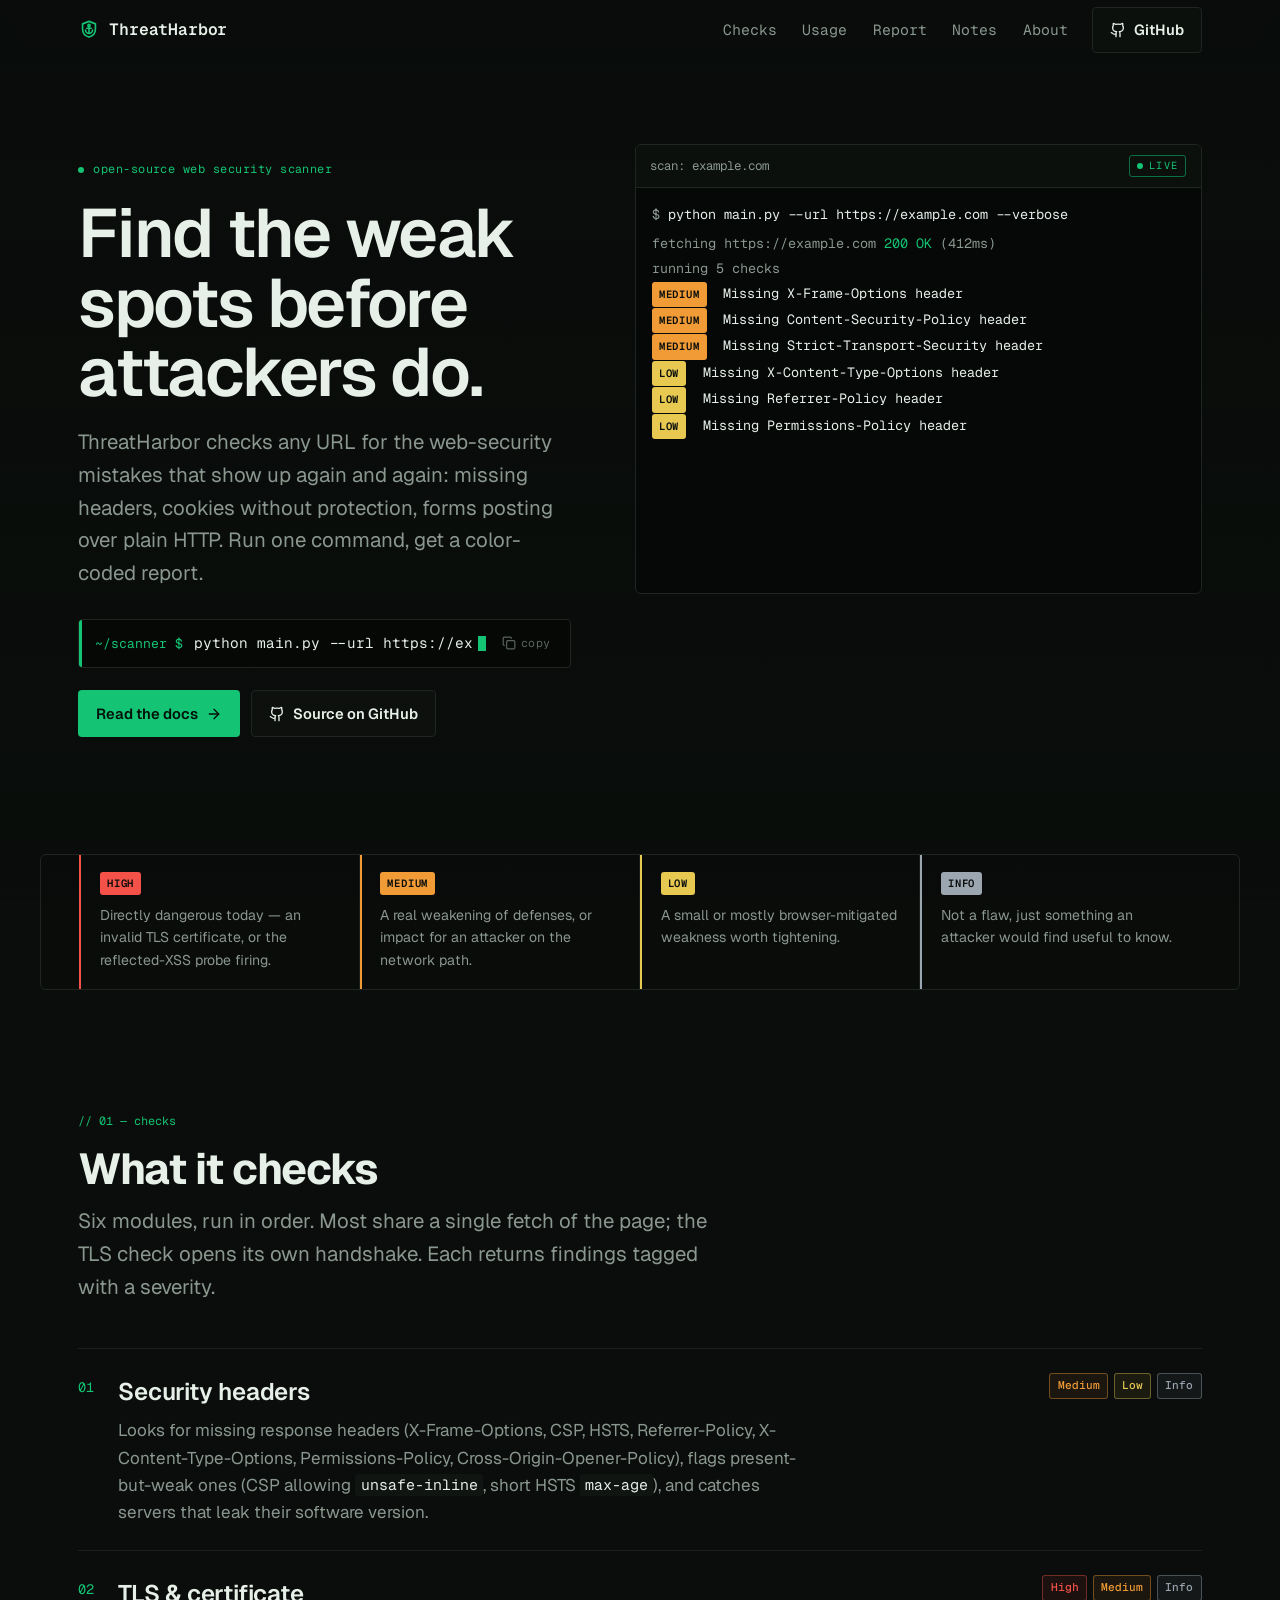
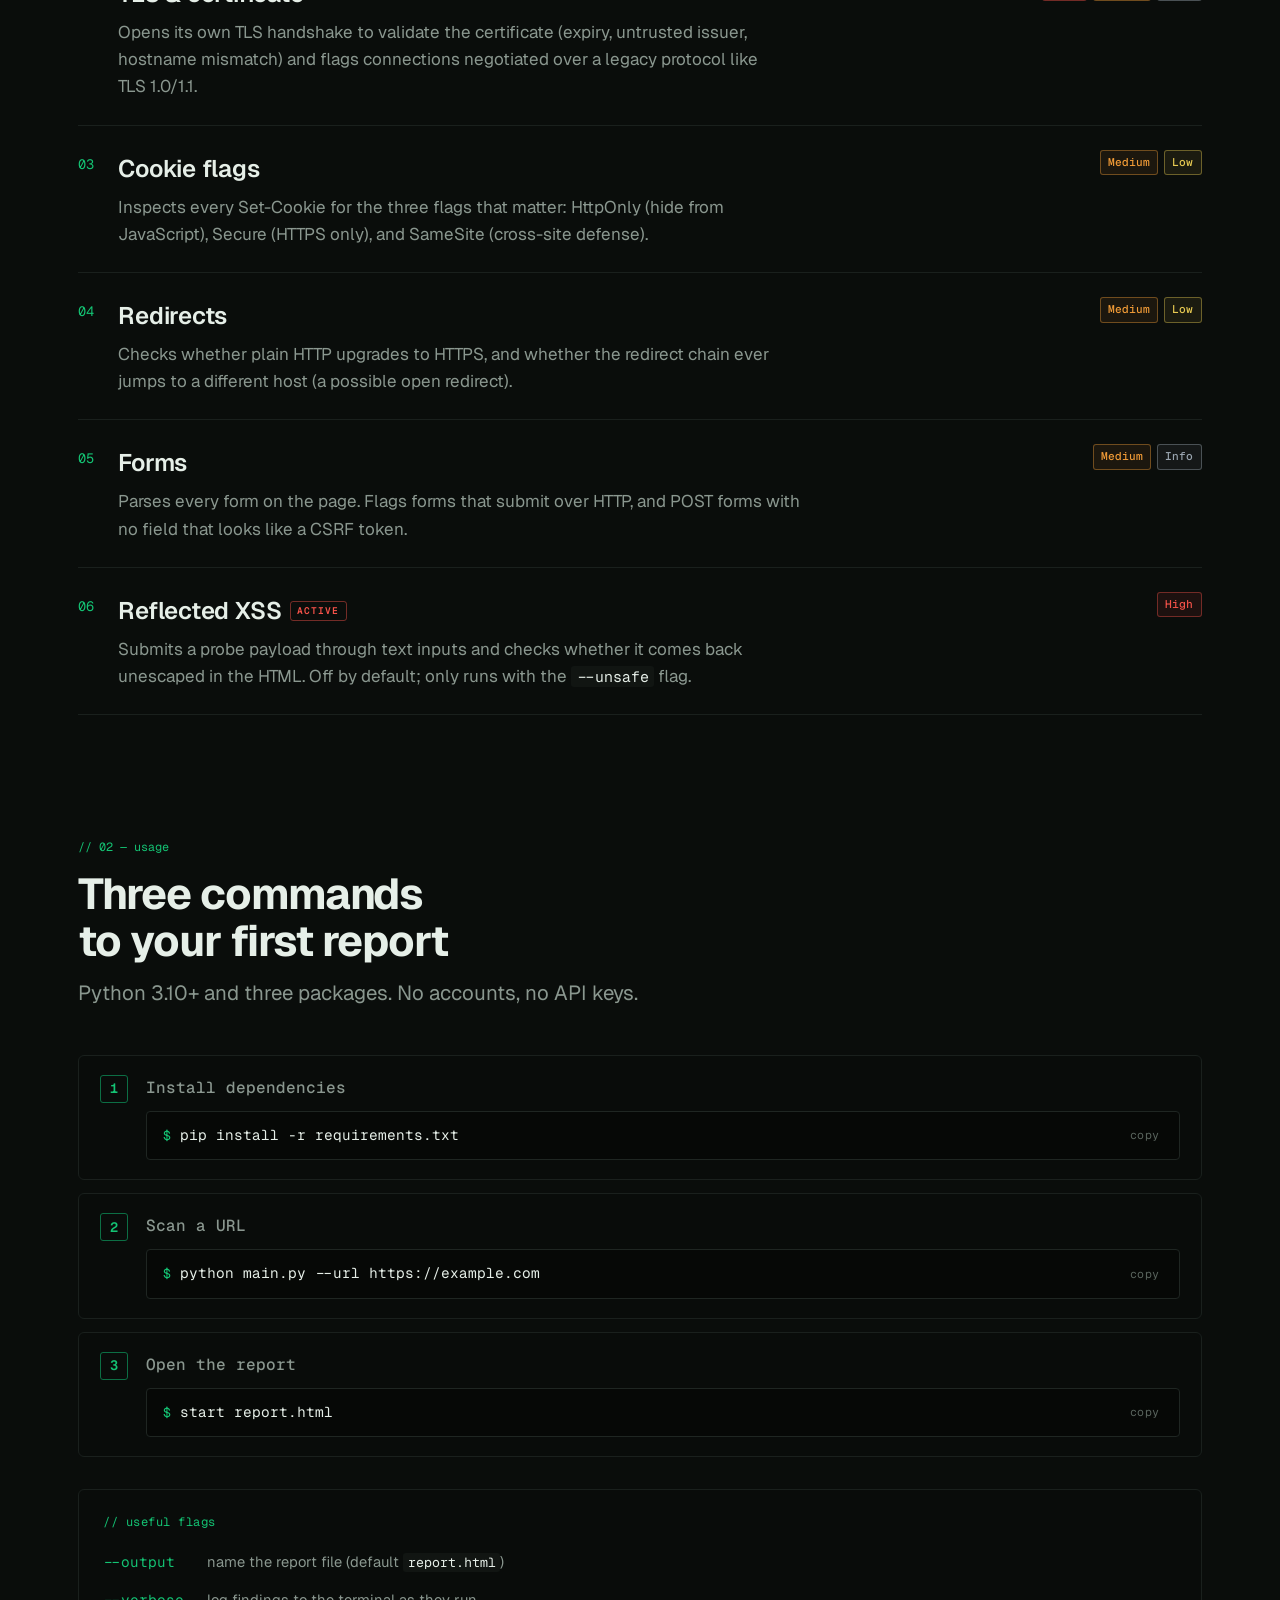
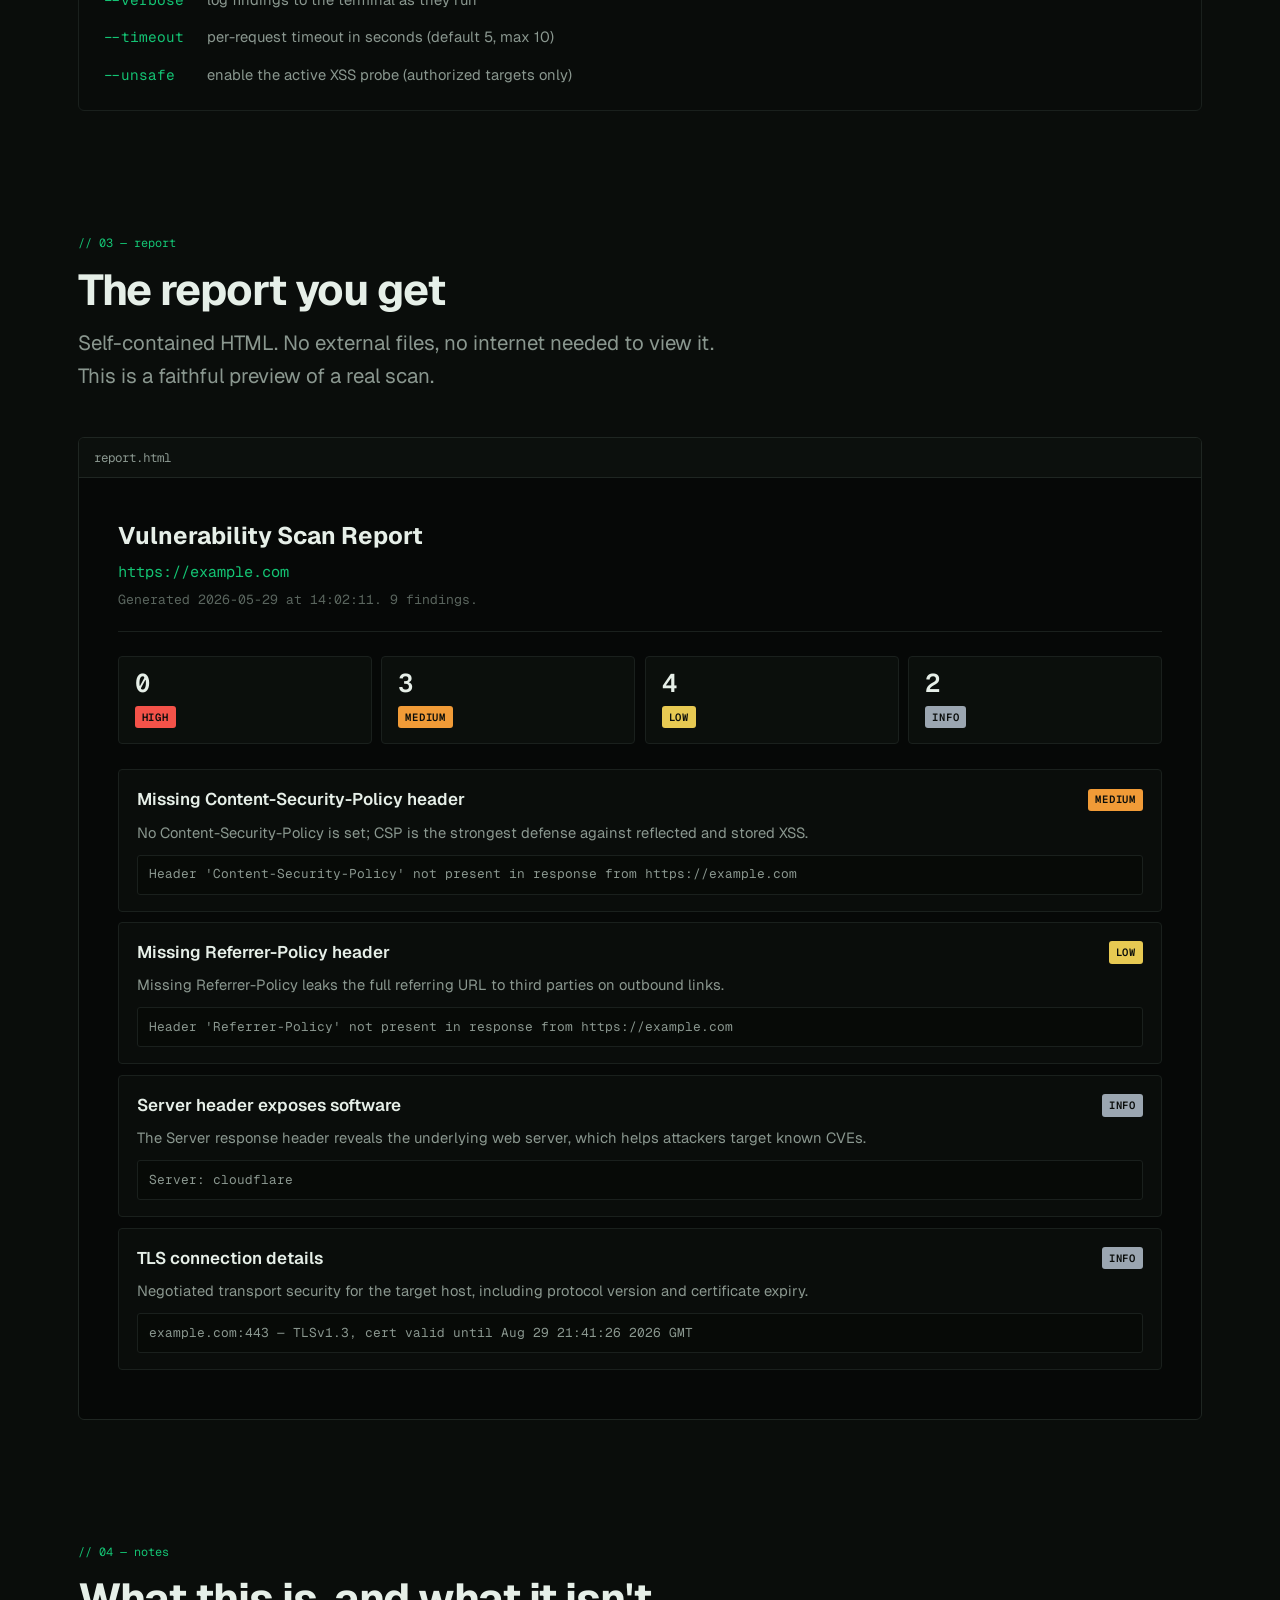
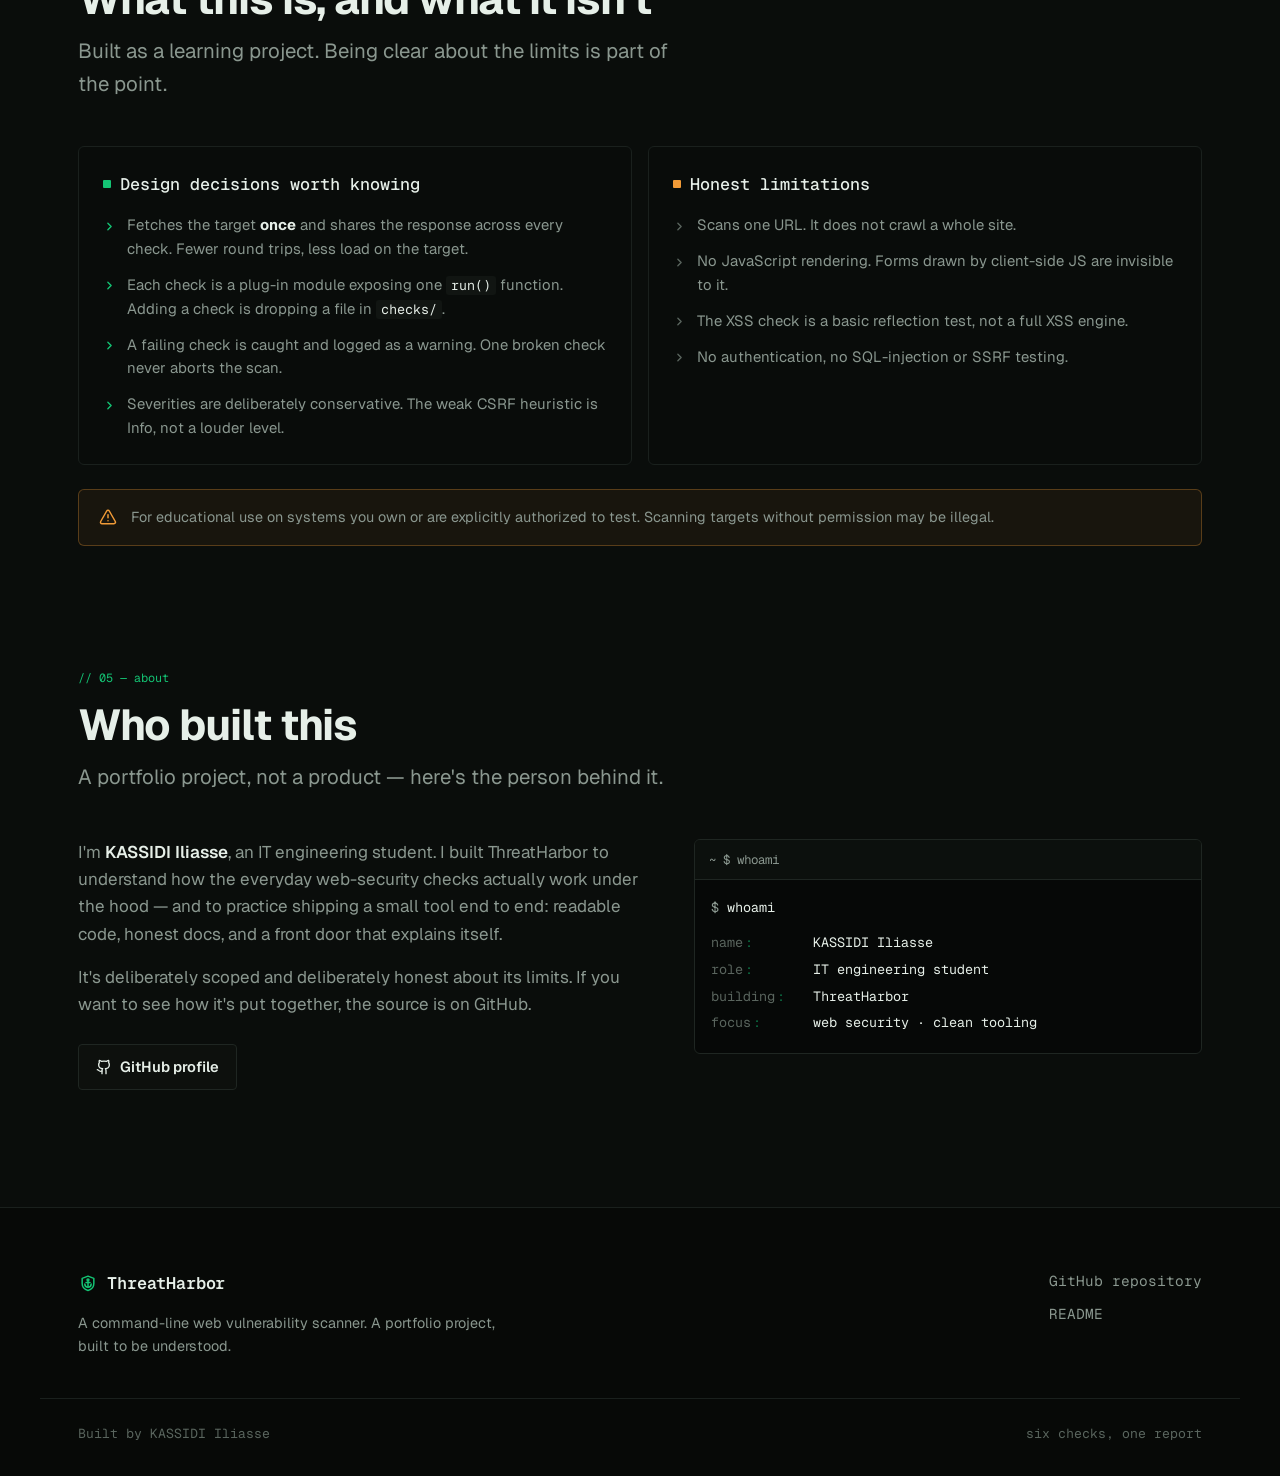
<file: website/index.html>
<!doctype html>
<html lang="en">
<head>
<meta charset="utf-8">
<meta name="viewport" content="width=device-width, initial-scale=1">
<title>ThreatHarbor, a command-line web vulnerability scanner</title>
<meta name="description" content="A command-line tool that scans any URL for common web-security mistakes (missing headers, leaky cookies, unsafe forms) and writes a color-coded HTML report.">
<meta name="color-scheme" content="dark">

<!-- Open Graph -->
<meta property="og:title" content="ThreatHarbor">
<meta property="og:description" content="Scan a URL for the web-security basics. Get a color-coded report in seconds.">
<meta property="og:type" content="website">

<link rel="icon" href="data:image/svg+xml,%3Csvg xmlns='http://www.w3.org/2000/svg' viewBox='0 0 24 24'%3E%3Crect width='24' height='24' rx='5' fill='%2303110a'/%3E%3Cg fill='none' stroke='%2314c474' stroke-width='1.7' stroke-linecap='round' stroke-linejoin='round'%3E%3Cpath d='M12 2.6 5 5.3v6c0 4.5 3 7.3 7 8.4 4-1.1 7-3.9 7-8.4v-6z'/%3E%3Ccircle cx='12' cy='7' r='1.15'/%3E%3Cpath d='M12 8.15v7.1'/%3E%3Cpath d='M9.6 10.1h4.8'/%3E%3Cpath d='M8.2 12a3.8 3.8 0 0 0 7.6 0'/%3E%3C/g%3E%3C/svg%3E">

<link rel="preconnect" href="https://fonts.googleapis.com">
<link rel="preconnect" href="https://fonts.gstatic.com" crossorigin>
<link href="https://fonts.googleapis.com/css2?family=Geist:wght@400;500;600;700&family=Geist+Mono:wght@400;500;600&display=swap" rel="stylesheet">

<link rel="stylesheet" href="styles.css">
</head>
<body>

<canvas id="matrixRain" aria-hidden="true"></canvas>

<a class="skip-link" href="#main">Skip to content</a>

<header class="nav" id="nav">
  <div class="container nav__inner">
    <a class="brand" href="#top" aria-label="ThreatHarbor home">
      <svg class="brand__mark" width="22" height="22" viewBox="0 0 24 24" fill="none" stroke="currentColor" stroke-width="1.8" stroke-linecap="round" stroke-linejoin="round" aria-hidden="true">
        <path d="M12 2.6 5 5.3v6c0 4.5 3 7.3 7 8.4 4-1.1 7-3.9 7-8.4v-6z"/>
        <circle cx="12" cy="7" r="1.15"/>
        <path d="M12 8.15v7.1"/>
        <path d="M9.6 10.1h4.8"/>
        <path d="M8.2 12a3.8 3.8 0 0 0 7.6 0"/>
      </svg>
      <span class="brand__name">ThreatHarbor</span>
    </a>

    <nav class="nav__links" aria-label="Primary">
      <a href="#checks">Checks</a>
      <a href="#usage">Usage</a>
      <a href="#report">Report</a>
      <a href="#notes">Notes</a>
      <a href="#about">About</a>
    </nav>

    <a class="btn btn--ghost nav__cta" href="https://github.com/Kassidi-Iliasse/threatharbor" target="_blank" rel="noopener">
      <svg width="16" height="16" viewBox="0 0 24 24" fill="none" stroke="currentColor" stroke-width="2" stroke-linecap="round" stroke-linejoin="round" aria-hidden="true"><path d="M15 22v-4a4.8 4.8 0 0 0-1-3.5c3 0 6-2 6-5.5.08-1.25-.27-2.48-1-3.5.28-1.15.28-2.35 0-3.5 0 0-1 0-3 1.5-2.64-.5-5.36-.5-8 0C6 2 5 2 5 2c-.3 1.15-.3 2.35 0 3.5A5.403 5.403 0 0 0 4 9c0 3.5 3 5.5 6 5.5-.39.49-.68 1.05-.85 1.65-.17.6-.22 1.23-.15 1.85v4"/><path d="M9 18c-4.51 2-5-2-7-2"/></svg>
      GitHub
    </a>

    <button class="nav__menu-btn" id="menuBtn" aria-label="Toggle menu" aria-expanded="false" aria-controls="mobileNav">
      <span></span><span></span><span></span>
    </button>
  </div>
  <nav class="nav__mobile" id="mobileNav" aria-label="Mobile">
    <a href="#checks">Checks</a>
    <a href="#usage">Usage</a>
    <a href="#report">Report</a>
    <a href="#notes">Notes</a>
    <a href="#about">About</a>
    <a class="nav__mobile-ext" href="https://github.com/Kassidi-Iliasse/threatharbor" target="_blank" rel="noopener">GitHub
      <svg width="14" height="14" viewBox="0 0 24 24" fill="none" stroke="currentColor" stroke-width="2" stroke-linecap="round" stroke-linejoin="round" aria-hidden="true"><path d="M7 7h10v10"/><path d="M7 17 17 7"/></svg>
    </a>
  </nav>
</header>

<main id="main">
  <span id="top"></span>

  <!-- HERO -->
  <section class="hero container">
    <div class="hero__copy">
      <p class="eyebrow">open-source web security scanner</p>
      <h1>Find the weak spots before attackers do.</h1>
      <p class="lede">
        ThreatHarbor checks any URL for the web-security mistakes that show up
        again and again: missing headers, cookies without protection, forms
        posting over plain HTTP. Run one command, get a color-coded report.
      </p>

      <div class="cmd" data-copy="python main.py --url https://example.com">
        <span class="cmd__rail" aria-hidden="true"></span>
        <span class="cmd__prompt">~/scanner $</span>
        <code class="cmd__text">python main.py --url https://example.com</code>
        <span class="cmd__caret" aria-hidden="true"></span>
        <button class="cmd__copy" aria-label="Copy command" title="Copy command">
          <svg width="14" height="14" viewBox="0 0 24 24" fill="none" stroke="currentColor" stroke-width="2" stroke-linecap="round" stroke-linejoin="round" aria-hidden="true"><rect width="14" height="14" x="8" y="8" rx="2" ry="2"/><path d="M4 16c-1.1 0-2-.9-2-2V4c0-1.1.9-2 2-2h10c1.1 0 2 .9 2 2"/></svg>
          <span class="cmd__copy-label">copy</span>
        </button>
      </div>

      <div class="hero__actions">
        <a class="btn btn--accent" href="#usage">Read the docs
          <svg width="16" height="16" viewBox="0 0 24 24" fill="none" stroke="currentColor" stroke-width="2" stroke-linecap="round" stroke-linejoin="round" aria-hidden="true"><path d="M5 12h14"/><path d="m12 5 7 7-7 7"/></svg>
        </a>
        <a class="btn btn--ghost" href="https://github.com/Kassidi-Iliasse/threatharbor" target="_blank" rel="noopener">
          <svg width="16" height="16" viewBox="0 0 24 24" fill="none" stroke="currentColor" stroke-width="2" stroke-linecap="round" stroke-linejoin="round" aria-hidden="true"><path d="M15 22v-4a4.8 4.8 0 0 0-1-3.5c3 0 6-2 6-5.5.08-1.25-.27-2.48-1-3.5.28-1.15.28-2.35 0-3.5 0 0-1 0-3 1.5-2.64-.5-5.36-.5-8 0C6 2 5 2 5 2c-.3 1.15-.3 2.35 0 3.5A5.403 5.403 0 0 0 4 9c0 3.5 3 5.5 6 5.5-.39.49-.68 1.05-.85 1.65-.17.6-.22 1.23-.15 1.85v4"/><path d="M9 18c-4.51 2-5-2-7-2"/></svg>
          Source on GitHub
        </a>
      </div>
    </div>

    <!-- Live scan console -->
    <div class="console" id="console" aria-label="Example scan output" role="img">
      <div class="console__bar">
        <span class="console__path">scan: example.com</span>
        <span class="console__status">live</span>
      </div>
      <div class="console__body" id="consoleBody">
        <div class="line line--cmd"><span class="muted">$</span> python main.py --url https://example.com --verbose</div>
        <div class="line line--sys">fetching https://example.com <span class="ok">200 OK</span> (412ms)</div>
        <div class="line line--sys">running 5 checks</div>
        <div class="line line--find" data-sev="medium"><span class="sev sev--medium">MEDIUM</span> Missing X-Frame-Options header</div>
        <div class="line line--find" data-sev="medium"><span class="sev sev--medium">MEDIUM</span> Missing Content-Security-Policy header</div>
        <div class="line line--find" data-sev="medium"><span class="sev sev--medium">MEDIUM</span> Missing Strict-Transport-Security header</div>
        <div class="line line--find" data-sev="low"><span class="sev sev--low">LOW</span> Missing X-Content-Type-Options header</div>
        <div class="line line--find" data-sev="low"><span class="sev sev--low">LOW</span> Missing Referrer-Policy header</div>
        <div class="line line--find" data-sev="low"><span class="sev sev--low">LOW</span> Missing Permissions-Policy header</div>
        <div class="line line--find" data-sev="low"><span class="sev sev--low">LOW</span> Missing Cross-Origin-Opener-Policy header</div>
        <div class="line line--find" data-sev="info"><span class="sev sev--info">INFO</span> Server header exposes software: cloudflare</div>
        <div class="line line--find" data-sev="info"><span class="sev sev--info">INFO</span> TLS connection: TLSv1.3, cert valid to 2026-08-29</div>
        <div class="line line--done"><span class="ok">scan complete.</span> High 0, Medium 3, Low 4, Info 2.</div>
        <div class="line line--sys">report.html written.</div>
      </div>
    </div>
  </section>

  <!-- SEVERITY LEGEND -->
  <section class="legend container" aria-label="Severity levels">
    <div class="legend__item" style="--c:var(--high)">
      <span class="sev sev--high">HIGH</span>
      <p>Directly dangerous today — an invalid TLS certificate, or the reflected-XSS probe firing.</p>
    </div>
    <div class="legend__item" style="--c:var(--medium)">
      <span class="sev sev--medium">MEDIUM</span>
      <p>A real weakening of defenses, or impact for an attacker on the network path.</p>
    </div>
    <div class="legend__item" style="--c:var(--low)">
      <span class="sev sev--low">LOW</span>
      <p>A small or mostly browser-mitigated weakness worth tightening.</p>
    </div>
    <div class="legend__item" style="--c:var(--info)">
      <span class="sev sev--info">INFO</span>
      <p>Not a flaw, just something an attacker would find useful to know.</p>
    </div>
  </section>

  <!-- CHECKS -->
  <section class="section container" id="checks">
    <div class="section__head">
      <span class="section__eyebrow">// 01 &mdash; checks</span>
      <h2>What it checks</h2>
      <p class="section__sub">Six modules, run in order. Most share a single fetch of the page; the TLS check opens its own handshake. Each returns findings tagged with a severity.</p>
    </div>

    <ol class="checks">
      <li class="check">
        <span class="check__idx">01</span>
        <div class="check__main">
          <h3>Security headers</h3>
          <p>Looks for missing response headers (X-Frame-Options, CSP, HSTS, Referrer-Policy, X-Content-Type-Options, Permissions-Policy, Cross-Origin-Opener-Policy), flags present-but-weak ones (CSP allowing <code>unsafe-inline</code>, short HSTS <code>max-age</code>), and catches servers that leak their software version.</p>
        </div>
        <div class="check__sevs"><span class="chip chip--medium">Medium</span><span class="chip chip--low">Low</span><span class="chip chip--info">Info</span></div>
      </li>
      <li class="check">
        <span class="check__idx">02</span>
        <div class="check__main">
          <h3>TLS &amp; certificate</h3>
          <p>Opens its own TLS handshake to validate the certificate (expiry, untrusted issuer, hostname mismatch) and flags connections negotiated over a legacy protocol like TLS 1.0/1.1.</p>
        </div>
        <div class="check__sevs"><span class="chip chip--high">High</span><span class="chip chip--medium">Medium</span><span class="chip chip--info">Info</span></div>
      </li>
      <li class="check">
        <span class="check__idx">03</span>
        <div class="check__main">
          <h3>Cookie flags</h3>
          <p>Inspects every Set-Cookie for the three flags that matter: HttpOnly (hide from JavaScript), Secure (HTTPS only), and SameSite (cross-site defense).</p>
        </div>
        <div class="check__sevs"><span class="chip chip--medium">Medium</span><span class="chip chip--low">Low</span></div>
      </li>
      <li class="check">
        <span class="check__idx">04</span>
        <div class="check__main">
          <h3>Redirects</h3>
          <p>Checks whether plain HTTP upgrades to HTTPS, and whether the redirect chain ever jumps to a different host (a possible open redirect).</p>
        </div>
        <div class="check__sevs"><span class="chip chip--medium">Medium</span><span class="chip chip--low">Low</span></div>
      </li>
      <li class="check">
        <span class="check__idx">05</span>
        <div class="check__main">
          <h3>Forms</h3>
          <p>Parses every form on the page. Flags forms that submit over HTTP, and POST forms with no field that looks like a CSRF token.</p>
        </div>
        <div class="check__sevs"><span class="chip chip--medium">Medium</span><span class="chip chip--info">Info</span></div>
      </li>
      <li class="check">
        <span class="check__idx">06</span>
        <div class="check__main">
          <h3>Reflected XSS <span class="check__tag">active</span></h3>
          <p>Submits a probe payload through text inputs and checks whether it comes back unescaped in the HTML. Off by default; only runs with the <code>--unsafe</code> flag.</p>
        </div>
        <div class="check__sevs"><span class="chip chip--high">High</span></div>
      </li>
    </ol>
  </section>

  <!-- USAGE -->
  <section class="section container" id="usage">
    <div class="section__head">
      <span class="section__eyebrow">// 02 &mdash; usage</span>
      <h2>Three commands to your first report</h2>
      <p class="section__sub">Python 3.10+ and three packages. No accounts, no API keys.</p>
    </div>

    <div class="steps">
      <div class="step">
        <span class="step__n">1</span>
        <div class="step__body">
          <h3>Install dependencies</h3>
          <div class="cmd cmd--block" data-copy="pip install -r requirements.txt">
            <code class="cmd__text"><span class="cmd__prompt">$</span> pip install -r requirements.txt</code>
            <button class="cmd__copy" aria-label="Copy command"><span class="cmd__copy-label">Copy</span></button>
          </div>
        </div>
      </div>
      <div class="step">
        <span class="step__n">2</span>
        <div class="step__body">
          <h3>Scan a URL</h3>
          <div class="cmd cmd--block" data-copy="python main.py --url https://example.com">
            <code class="cmd__text"><span class="cmd__prompt">$</span> python main.py --url https://example.com</code>
            <button class="cmd__copy" aria-label="Copy command"><span class="cmd__copy-label">Copy</span></button>
          </div>
        </div>
      </div>
      <div class="step">
        <span class="step__n">3</span>
        <div class="step__body">
          <h3>Open the report</h3>
          <div class="cmd cmd--block" data-copy="start report.html">
            <code class="cmd__text"><span class="cmd__prompt">$</span> start report.html</code>
            <button class="cmd__copy" aria-label="Copy command"><span class="cmd__copy-label">Copy</span></button>
          </div>
        </div>
      </div>
    </div>

    <div class="flags">
      <p class="flags__title">Useful flags</p>
      <dl>
        <dt><code>--output</code></dt><dd>name the report file (default <code>report.html</code>)</dd>
        <dt><code>--verbose</code></dt><dd>log findings to the terminal as they run</dd>
        <dt><code>--timeout</code></dt><dd>per-request timeout in seconds (default 5, max 10)</dd>
        <dt><code>--unsafe</code></dt><dd>enable the active XSS probe (authorized targets only)</dd>
      </dl>
    </div>
  </section>

  <!-- REPORT PREVIEW -->
  <section class="section container" id="report">
    <div class="section__head">
      <span class="section__eyebrow">// 03 &mdash; report</span>
      <h2>The report you get</h2>
      <p class="section__sub">Self-contained HTML. No external files, no internet needed to view it. This is a faithful preview of a real scan.</p>
    </div>

    <div class="report">
      <div class="report__bar">
        <span class="console__path">report.html</span>
      </div>
      <div class="report__page">
        <div class="report__header">
          <h3>Vulnerability Scan Report</h3>
          <p class="report__target">https://example.com</p>
          <p class="report__meta">Generated 2026-05-29 at 14:02:11. 9 findings.</p>
        </div>
        <div class="report__summary">
          <div class="rcell"><span class="rcell__n">0</span><span class="sev sev--high">HIGH</span></div>
          <div class="rcell"><span class="rcell__n">3</span><span class="sev sev--medium">MEDIUM</span></div>
          <div class="rcell"><span class="rcell__n">4</span><span class="sev sev--low">LOW</span></div>
          <div class="rcell"><span class="rcell__n">2</span><span class="sev sev--info">INFO</span></div>
        </div>
        <div class="report__finding" data-sev="medium">
          <div class="report__finding-head"><span class="report__finding-title">Missing Content-Security-Policy header</span><span class="sev sev--medium">MEDIUM</span></div>
          <p>No Content-Security-Policy is set; CSP is the strongest defense against reflected and stored XSS.</p>
          <code class="report__ev">Header 'Content-Security-Policy' not present in response from https://example.com</code>
        </div>
        <div class="report__finding" data-sev="low">
          <div class="report__finding-head"><span class="report__finding-title">Missing Referrer-Policy header</span><span class="sev sev--low">LOW</span></div>
          <p>Missing Referrer-Policy leaks the full referring URL to third parties on outbound links.</p>
          <code class="report__ev">Header 'Referrer-Policy' not present in response from https://example.com</code>
        </div>
        <div class="report__finding" data-sev="info">
          <div class="report__finding-head"><span class="report__finding-title">Server header exposes software</span><span class="sev sev--info">INFO</span></div>
          <p>The Server response header reveals the underlying web server, which helps attackers target known CVEs.</p>
          <code class="report__ev">Server: cloudflare</code>
        </div>
        <div class="report__finding" data-sev="info">
          <div class="report__finding-head"><span class="report__finding-title">TLS connection details</span><span class="sev sev--info">INFO</span></div>
          <p>Negotiated transport security for the target host, including protocol version and certificate expiry.</p>
          <code class="report__ev">example.com:443 — TLSv1.3, cert valid until Aug 29 21:41:26 2026 GMT</code>
        </div>
      </div>
    </div>
  </section>

  <!-- NOTES / HONESTY -->
  <section class="section container" id="notes">
    <div class="section__head">
      <span class="section__eyebrow">// 04 &mdash; notes</span>
      <h2>What this is, and what it isn't</h2>
      <p class="section__sub">Built as a learning project. Being clear about the limits is part of the point.</p>
    </div>

    <div class="notes">
      <div class="note note--good">
        <h3>Design decisions worth knowing</h3>
        <ul>
          <li>Fetches the target <strong>once</strong> and shares the response across every check. Fewer round trips, less load on the target.</li>
          <li>Each check is a plug-in module exposing one <code>run()</code> function. Adding a check is dropping a file in <code>checks/</code>.</li>
          <li>A failing check is caught and logged as a warning. One broken check never aborts the scan.</li>
          <li>Severities are deliberately conservative. The weak CSRF heuristic is Info, not a louder level.</li>
        </ul>
      </div>
      <div class="note note--limit">
        <h3>Honest limitations</h3>
        <ul>
          <li>Scans one URL. It does not crawl a whole site.</li>
          <li>No JavaScript rendering. Forms drawn by client-side JS are invisible to it.</li>
          <li>The XSS check is a basic reflection test, not a full XSS engine.</li>
          <li>No authentication, no SQL-injection or SSRF testing.</li>
        </ul>
      </div>
    </div>

    <div class="disclaimer">
      <svg width="18" height="18" viewBox="0 0 24 24" fill="none" stroke="currentColor" stroke-width="2" stroke-linecap="round" stroke-linejoin="round" aria-hidden="true"><path d="m21.73 18-8-14a2 2 0 0 0-3.48 0l-8 14A2 2 0 0 0 4 21h16a2 2 0 0 0 1.73-3"/><path d="M12 9v4"/><path d="M12 17h.01"/></svg>
      <p>For educational use on systems you own or are explicitly authorized to test. Scanning targets without permission may be illegal.</p>
    </div>
  </section>

  <!-- ABOUT -->
  <section class="section container" id="about">
    <div class="section__head">
      <span class="section__eyebrow">// 05 &mdash; about</span>
      <h2>Who built this</h2>
      <p class="section__sub">A portfolio project, not a product &mdash; here's the person behind it.</p>
    </div>

    <div class="about">
      <div class="about__copy">
        <p>
          I'm <strong>KASSIDI Iliasse</strong>, an IT engineering student. I built
          ThreatHarbor to understand how the everyday web-security checks actually
          work under the hood &mdash; and to practice shipping a small tool end to
          end: readable code, honest docs, and a front door that explains itself.
        </p>
        <p>
          It's deliberately scoped and deliberately honest about its limits. If
          you want to see how it's put together, the source is on GitHub.
        </p>
        <div class="about__actions">
          <a class="btn btn--ghost" href="https://github.com/Kassidi-Iliasse" target="_blank" rel="noopener">
            <svg width="16" height="16" viewBox="0 0 24 24" fill="none" stroke="currentColor" stroke-width="2" stroke-linecap="round" stroke-linejoin="round" aria-hidden="true"><path d="M15 22v-4a4.8 4.8 0 0 0-1-3.5c3 0 6-2 6-5.5.08-1.25-.27-2.48-1-3.5.28-1.15.28-2.35 0-3.5 0 0-1 0-3 1.5-2.64-.5-5.36-.5-8 0C6 2 5 2 5 2c-.3 1.15-.3 2.35 0 3.5A5.403 5.403 0 0 0 4 9c0 3.5 3 5.5 6 5.5-.39.49-.68 1.05-.85 1.65-.17.6-.22 1.23-.15 1.85v4"/><path d="M9 18c-4.51 2-5-2-7-2"/></svg>
            GitHub profile
          </a>
        </div>
      </div>

      <div class="console whoami" role="img" aria-label="whoami output">
        <div class="console__bar">
          <span class="console__path">~ $ whoami</span>
        </div>
        <div class="console__body whoami__body">
          <div class="line line--cmd"><span class="muted">$</span> whoami</div>
          <div class="whoami__row"><span class="whoami__k">name</span><span class="whoami__v ok">KASSIDI Iliasse</span></div>
          <div class="whoami__row"><span class="whoami__k">role</span><span class="whoami__v">IT engineering student</span></div>
          <div class="whoami__row"><span class="whoami__k">building</span><span class="whoami__v">ThreatHarbor</span></div>
          <div class="whoami__row"><span class="whoami__k">focus</span><span class="whoami__v">web security &middot; clean tooling</span></div>
        </div>
      </div>
    </div>
  </section>
</main>

<footer class="footer">
  <div class="container footer__inner">
    <div class="footer__brand">
      <a class="brand" href="#top" aria-label="ThreatHarbor home">
        <svg class="brand__mark" width="20" height="20" viewBox="0 0 24 24" fill="none" stroke="currentColor" stroke-width="1.8" stroke-linecap="round" stroke-linejoin="round" aria-hidden="true">
          <path d="M12 2.6 5 5.3v6c0 4.5 3 7.3 7 8.4 4-1.1 7-3.9 7-8.4v-6z"/>
          <circle cx="12" cy="7" r="1.15"/>
          <path d="M12 8.15v7.1"/>
          <path d="M9.6 10.1h4.8"/>
          <path d="M8.2 12a3.8 3.8 0 0 0 7.6 0"/>
        </svg>
        <span class="brand__name">ThreatHarbor</span>
      </a>
      <p>A command-line web vulnerability scanner. A portfolio project, built to be understood.</p>
    </div>
    <nav class="footer__links" aria-label="Footer">
      <a href="https://github.com/Kassidi-Iliasse/threatharbor" target="_blank" rel="noopener">GitHub repository</a>
      <a href="https://github.com/Kassidi-Iliasse/threatharbor/blob/main/README.md" target="_blank" rel="noopener">README</a>
    </nav>
  </div>
  <div class="container footer__base">
    <span>Built by KASSIDI Iliasse</span>
    <span class="mono">six checks, one report</span>
  </div>
</footer>

<script src="app.js" defer></script>
</body>
</html>
</file>
<file: website/styles.css>
/* =========================================================================
   ThreatHarbor — terminal/console aesthetic
   No atmospheric gradients, no glow shadows. Severity colors preserved.
   Matrix-rain canvas backdrop drawn by JS.
   ========================================================================= */

:root {
  /* Surface ramp — flat, neutral, no tint */
  --bg:        #0a0d0b;
  --surface:   #10141155;
  --surface-2: #161a17aa;
  --surface-solid: #11141280;
  --border:      #1f2622;
  --border-soft: #1a201d;
  --ink:       #e6efe8;
  --muted:     #8a978f;
  --faint:     #5a655e;

  /* Brand / interaction (deep matrix-green family — not severity) */
  --accent:     #14c474;
  --accent-bright: #1ee083;
  --accent-dim: #0c6e44;
  --accent-ink: #03110a;

  /* Severity (warm, semantic ONLY — UNCHANGED) */
  --high:    oklch(0.66 0.20 27);
  --medium:  oklch(0.76 0.15 65);
  --low:     oklch(0.84 0.14 95);
  --info:    oklch(0.72 0.02 250);

  /* Type */
  --sans: "Geist", system-ui, -apple-system, "Segoe UI", Helvetica, Arial, sans-serif;
  --mono: "Geist Mono", ui-monospace, "SF Mono", Menlo, Consolas, monospace;

  /* Fluid type scale */
  --t-eyebrow: 0.74rem;
  --t-body: 1.0625rem;
  --t-lede: clamp(1.05rem, 0.95rem + 0.5vw, 1.28rem);
  --t-h3: clamp(1.2rem, 1.05rem + 0.7vw, 1.5rem);
  --t-h2: clamp(1.8rem, 1.4rem + 1.8vw, 2.7rem);
  --t-h1: clamp(2.4rem, 1.7rem + 3.2vw, 4.5rem);

  --gut: clamp(1.25rem, 0.8rem + 2vw, 2.5rem);
  --section-y: clamp(4rem, 2.5rem + 6vw, 8rem);
  --radius: 6px;
  --radius-sm: 4px;

  --z-nav: 100;
  --z-mobile: 90;
  --maxw: 1200px;
}

/* ---------- reset ---------- */
*, *::before, *::after { box-sizing: border-box; }
* { margin: 0; }
html { scroll-behavior: smooth; -webkit-text-size-adjust: 100%; }
@media (prefers-reduced-motion: reduce) { html { scroll-behavior: auto; } }

body {
  font-family: var(--sans);
  font-size: var(--t-body);
  line-height: 1.6;
  color: var(--ink);
  background: var(--bg);
  -webkit-font-smoothing: antialiased;
  text-rendering: optimizeLegibility;
  overflow-x: hidden;
}

/* Matrix-rain canvas backdrop — flat, no glow */
#matrixRain {
  position: fixed;
  inset: 0;
  width: 100%;
  height: 100%;
  z-index: -2;
  pointer-events: none;
  display: block;
}
body::before {
  content: "";
  position: fixed;
  inset: 0;
  z-index: -1;
  background:
    linear-gradient(180deg, rgba(10,13,11,.55) 0%, rgba(10,13,11,.82) 60%, rgba(10,13,11,.94) 100%);
  pointer-events: none;
}

img, svg { display: block; }
a { color: inherit; text-decoration: none; }
code { font-family: var(--mono); }

:focus-visible {
  outline: 2px solid var(--accent);
  outline-offset: 2px;
  border-radius: 3px;
}

.container { width: 100%; max-width: var(--maxw); margin-inline: auto; padding-inline: var(--gut); }

.skip-link {
  position: absolute; left: 12px; top: -48px;
  background: var(--accent); color: var(--accent-ink);
  padding: 8px 14px; border-radius: 4px; font-weight: 600; z-index: 200;
  transition: top .18s ease;
}
.skip-link:focus { top: 12px; }

.mono { font-family: var(--mono); }
.muted { color: var(--muted); }
.ok { color: var(--accent); }

/* =========================================================================
   NAV
   ========================================================================= */
.nav {
  position: sticky; top: 0; z-index: var(--z-nav);
  background: rgba(10, 13, 11, 0.78);
  backdrop-filter: blur(8px);
  -webkit-backdrop-filter: blur(8px);
  border-bottom: 1px solid transparent;
  transition: border-color .25s ease, background .25s ease;
}
.nav.is-scrolled { border-bottom-color: var(--border); background: rgba(10, 13, 11, 0.92); }
.nav__inner { display: flex; align-items: center; gap: 1.5rem; height: 60px; }

.brand { display: inline-flex; align-items: center; gap: .55rem; font-weight: 600; }
.brand__mark { color: var(--accent); flex: none; }
.brand__name { font-family: var(--mono); font-weight: 600; letter-spacing: -0.01em; font-size: 1.02rem; }

.nav__links { display: flex; gap: 1.6rem; margin-left: auto; font-size: .92rem; font-family: var(--mono); }
.nav__links a { color: var(--muted); transition: color .15s ease; }
.nav__links a:hover { color: var(--ink); }
.nav__cta { flex: none; }

.nav__menu-btn { display: none; background: none; border: 0; padding: 8px; cursor: pointer; }
.nav__menu-btn span { display: block; width: 22px; height: 2px; background: var(--ink); border-radius: 1px; transition: transform .25s ease, opacity .2s ease; }
.nav__menu-btn span + span { margin-top: 5px; }
.nav__menu-btn[aria-expanded="true"] span:nth-child(1) { transform: translateY(7px) rotate(45deg); }
.nav__menu-btn[aria-expanded="true"] span:nth-child(2) { opacity: 0; }
.nav__menu-btn[aria-expanded="true"] span:nth-child(3) { transform: translateY(-7px) rotate(-45deg); }

.nav__mobile { display: none; flex-direction: column; padding: .5rem var(--gut) 1rem; gap: .2rem; border-bottom: 1px solid var(--border-soft); background: var(--bg); }
.nav__mobile a { padding: .7rem .2rem; color: var(--muted); border-bottom: 1px solid var(--border-soft); font-family: var(--mono); font-size: .92rem; }
.nav__mobile a:last-child { border-bottom: 0; }
.nav__mobile-ext { display: inline-flex; align-items: center; gap: .4rem; }
.nav__mobile-ext svg { color: var(--accent); }
.nav__mobile.is-open { display: flex; }

/* =========================================================================
   BUTTONS — flat, no glow
   ========================================================================= */
.btn {
  display: inline-flex; align-items: center; gap: .5rem;
  font: inherit; font-weight: 600; font-size: .92rem;
  padding: .65rem 1.05rem; border-radius: var(--radius-sm);
  border: 1px solid transparent; cursor: pointer;
  transition: transform .12s ease, background .15s ease, border-color .15s ease, color .15s ease;
}
.btn:active { transform: translateY(1px); }
.btn--accent { background: var(--accent); color: var(--accent-ink); }
.btn--accent:hover { background: var(--accent-bright); }
.btn--ghost { border-color: var(--border); color: var(--ink); background: rgba(16,20,17,0.5); }
.btn--ghost:hover { border-color: var(--accent-dim); color: var(--accent); }

/* =========================================================================
   HERO — asymmetric, console-led
   ========================================================================= */
.hero {
  display: grid;
  grid-template-columns: minmax(0, 1fr) minmax(0, 1.15fr);
  gap: clamp(2rem, 1rem + 4vw, 4rem);
  align-items: start;
  padding-top: clamp(3rem, 2rem + 4vw, 5.5rem);
  padding-bottom: var(--section-y);
}
.hero__copy { padding-top: clamp(0rem, -1rem + 2vw, 1.5rem); }

.eyebrow {
  display: inline-flex; align-items: center; gap: .55rem;
  font-family: var(--mono); font-size: var(--t-eyebrow);
  text-transform: lowercase; letter-spacing: .04em;
  color: var(--accent); margin-bottom: 1.2rem;
}
.eyebrow::before {
  content: "";
  width: 6px; height: 6px; border-radius: 50%;
  background: var(--accent);
  animation: blink 1.4s steps(2, end) infinite;
}
@keyframes blink { 50% { opacity: .2; } }

h1 {
  font-size: var(--t-h1); line-height: 1.02; font-weight: 600;
  letter-spacing: -0.025em; text-wrap: balance; margin-bottom: 1.2rem;
}
.lede { font-size: var(--t-lede); color: var(--muted); max-width: 36ch; text-wrap: pretty; }

.hero__actions { display: flex; flex-wrap: wrap; gap: .7rem; margin-top: 1.4rem; }

/* command bar — terminal input feel, not a button */
.cmd {
  position: relative;
  display: flex; align-items: center; gap: .65rem;
  margin-top: 1.8rem; padding: .65rem .85rem .65rem 1rem;
  background: rgba(6, 9, 7, 0.85);
  border: 1px solid var(--border);
  border-radius: var(--radius-sm);
  font-family: var(--mono); font-size: .9rem;
  max-width: 100%;
  overflow: hidden;
}
.cmd__rail {
  position: absolute; left: 0; top: 0; bottom: 0;
  width: 3px; background: var(--accent);
}
.cmd__prompt { color: var(--accent); user-select: none; flex: none; font-size: .82rem; }
.cmd__text { color: var(--ink); overflow-x: auto; white-space: nowrap; flex: 1; scrollbar-width: none; }
.cmd__text::-webkit-scrollbar { display: none; }
.cmd__caret {
  flex: none;
  display: inline-block;
  width: 8px; height: 1.05em;
  background: var(--accent);
  animation: caret 1s steps(2, end) infinite;
  margin-left: -.35rem;
}
@keyframes caret { 50% { opacity: 0; } }
.cmd__copy {
  flex: none; display: inline-flex; align-items: center; gap: .3rem;
  font: inherit; font-family: var(--mono); font-size: .72rem;
  text-transform: lowercase; letter-spacing: .04em;
  color: var(--faint);
  background: transparent; border: 0;
  padding: .25rem .35rem; border-radius: 3px; cursor: pointer;
  transition: color .15s ease, background .15s ease;
}
.cmd__copy:hover { color: var(--accent); background: rgba(53, 224, 160, 0.08); }
.cmd__copy.is-copied { color: var(--accent); }

/* block command variant */
.cmd--block { margin-top: 0; }
.cmd--block .cmd__text { display: inline-flex; gap: .55rem; align-items: baseline; }

/* =========================================================================
   CONSOLE — flat panel, no glow shadow
   ========================================================================= */
.console {
  background: rgba(6, 9, 7, 0.88);
  border: 1px solid var(--border);
  border-radius: var(--radius);
  overflow: hidden;
}
.console__bar, .report__bar {
  display: flex; align-items: center; justify-content: space-between; gap: .7rem;
  padding: .6rem .9rem; background: rgba(16, 20, 17, 0.7);
  border-bottom: 1px solid var(--border);
}
.console__path { font-family: var(--mono); font-size: .78rem; color: var(--muted); }
.console__status {
  font-family: var(--mono); font-size: .64rem; letter-spacing: .12em; text-transform: uppercase;
  color: var(--accent); padding: .12rem .45rem; border: 1px solid var(--accent-dim); border-radius: 3px;
  display: inline-flex; align-items: center; gap: .4rem;
}
.console__status::before {
  content: ""; width: 6px; height: 6px; border-radius: 50%;
  background: var(--accent); animation: blink 1.4s steps(2, end) infinite;
}

.console__body { padding: .9rem 1rem 1.1rem; font-family: var(--mono); font-size: .84rem; line-height: 1.85; }
.line { white-space: pre-wrap; word-break: break-word; }
.line--sys { color: var(--muted); }
.line--cmd { color: var(--ink); margin-bottom: .25rem; }
.line--find { display: flex; align-items: baseline; gap: .55rem; color: var(--ink); }
.line--done { margin-top: .45rem; color: var(--accent); }

.console.is-animating .line { opacity: 0; transform: translateY(3px); }
.console.is-animating .line.is-in { opacity: 1; transform: none; transition: opacity .25s ease, transform .35s cubic-bezier(.16,1,.3,1); }

/* =========================================================================
   SEVERITY badges + chips (UNCHANGED COLORS)
   ========================================================================= */
.sev {
  display: inline-flex; align-items: center; flex: none;
  font-family: var(--mono); font-weight: 600; font-size: .66rem;
  letter-spacing: .08em; padding: .18rem .42rem; border-radius: 3px;
  color: #0a0d0b;
}
.sev--high { background: var(--high); }
.sev--medium { background: var(--medium); }
.sev--low { background: var(--low); }
.sev--info { background: var(--info); }

.chip {
  font-family: var(--mono); font-size: .7rem; font-weight: 500;
  padding: .18rem .46rem; border-radius: 3px; border: 1px solid;
}
.chip--high { color: var(--high); border-color: oklch(0.66 0.20 27 / 0.4); background: oklch(0.66 0.20 27 / 0.08); }
.chip--medium { color: var(--medium); border-color: oklch(0.76 0.15 65 / 0.4); background: oklch(0.76 0.15 65 / 0.08); }
.chip--low { color: var(--low); border-color: oklch(0.84 0.14 95 / 0.4); background: oklch(0.84 0.14 95 / 0.08); }
.chip--info { color: var(--info); border-color: oklch(0.72 0.02 250 / 0.4); background: oklch(0.72 0.02 250 / 0.08); }

/* =========================================================================
   LEGEND — horizontal index strip, not equal cards
   ========================================================================= */
.legend {
  display: grid;
  grid-template-columns: repeat(4, minmax(0, 1fr));
  gap: 0;
  border: 1px solid var(--border);
  border-radius: var(--radius);
  background: rgba(10, 13, 11, 0.6);
  overflow: hidden;
  margin-bottom: var(--section-y);
}
.legend__item {
  padding: 1.1rem 1.3rem;
  display: flex; flex-direction: column; gap: .55rem;
  border-right: 1px solid var(--border-soft);
  position: relative;
}
.legend__item:last-child { border-right: 0; }
.legend__item::before {
  content: ""; position: absolute; left: 0; top: 0; bottom: 0;
  width: 2px; background: var(--c, transparent);
}
.legend__item p { color: var(--muted); font-size: .88rem; text-wrap: pretty; }
.legend__item .sev { align-self: flex-start; }

@media (max-width: 760px) {
  .legend { grid-template-columns: 1fr; }
  .legend__item { border-right: 0; border-bottom: 1px solid var(--border-soft); }
  .legend__item:last-child { border-bottom: 0; }
}

/* =========================================================================
   SECTIONS
   ========================================================================= */
.section { padding-bottom: var(--section-y); }
.section__head { max-width: 60ch; margin-bottom: clamp(2rem, 1.2rem + 2vw, 3rem); }
.section__eyebrow {
  display: inline-block;
  font-family: var(--mono); font-size: var(--t-eyebrow);
  color: var(--accent); margin-bottom: .9rem;
  letter-spacing: 0;
}
.section__head h2 { font-size: var(--t-h2); letter-spacing: -0.025em; line-height: 1.08; text-wrap: balance; }
.section__sub { color: var(--muted); font-size: var(--t-lede); margin-top: .8rem; text-wrap: pretty; max-width: 58ch; }

/* CHECKS list — terminal-rule dividers */
.checks { list-style: none; padding: 0; border-top: 1px solid var(--border-soft); }
.check {
  display: grid; grid-template-columns: auto 1fr auto; gap: 1.1rem 1.5rem;
  align-items: start; padding: 1.5rem 0; border-bottom: 1px solid var(--border-soft);
  transition: background .15s ease, padding-left .2s cubic-bezier(.2,.8,.2,1);
}
.check:hover { background: rgba(16, 20, 17, 0.4); padding-left: .8rem; }
.check__idx { font-family: var(--mono); color: var(--accent); font-size: .85rem; padding-top: .25rem; }
.check__main h3 { font-size: var(--t-h3); font-weight: 600; letter-spacing: -0.01em; margin-bottom: .35rem; display: flex; align-items: center; gap: .55rem; flex-wrap: wrap; }
.check__main p { color: var(--muted); max-width: 62ch; text-wrap: pretty; }
.check__main code { background: var(--surface-2); padding: .08rem .32rem; border-radius: 3px; font-size: .88em; color: var(--ink); }
.check__tag { font-family: var(--mono); font-size: .6rem; text-transform: uppercase; letter-spacing: .1em; color: var(--high); border: 1px solid oklch(0.66 0.20 27 / 0.45); padding: .1rem .4rem; border-radius: 3px; }
.check__sevs { display: flex; gap: .35rem; flex-wrap: wrap; justify-content: flex-end; }

/* USAGE steps */
.steps { display: grid; gap: .8rem; }
.step {
  display: grid; grid-template-columns: auto 1fr; gap: 1.1rem;
  align-items: start; padding: 1.2rem 1.3rem;
  background: rgba(10, 13, 11, 0.55);
  border: 1px solid var(--border-soft); border-radius: var(--radius);
}
.step__n {
  font-family: var(--mono); font-weight: 600; color: var(--accent);
  background: transparent; border: 1px solid var(--accent-dim);
  width: 28px; height: 28px; border-radius: 3px;
  display: grid; place-items: center; flex: none; font-size: .85rem;
}
.step__body { min-width: 0; }
.step__body h3 { font-size: 1rem; margin-bottom: .65rem; font-family: var(--mono); color: var(--muted); font-weight: 500; }

.flags { margin-top: 2rem; padding: 1.4rem 1.5rem; background: rgba(10, 13, 11, 0.55); border: 1px solid var(--border-soft); border-radius: var(--radius); }
.flags__title { font-family: var(--mono); font-size: .76rem; text-transform: lowercase; letter-spacing: .04em; color: var(--accent); margin-bottom: 1rem; }
.flags__title::before { content: "// "; color: var(--accent); }
.flags dl { display: grid; grid-template-columns: auto 1fr; gap: .65rem 1.4rem; align-items: baseline; }
.flags dt code { color: var(--accent); font-size: .9rem; }
.flags dd { color: var(--muted); font-size: .92rem; }
.flags dd code { color: var(--ink); background: var(--surface-2); padding: .04rem .3rem; border-radius: 3px; font-size: .9em; }

/* =========================================================================
   REPORT preview — flat, no glow shadow
   ========================================================================= */
.report {
  background: rgba(6, 9, 7, 0.88);
  border: 1px solid var(--border);
  border-radius: var(--radius); overflow: hidden;
}
.report__page { padding: clamp(1.3rem, 0.8rem + 2vw, 2.4rem); }
.report__header { padding-bottom: 1.3rem; border-bottom: 1px solid var(--border-soft); margin-bottom: 1.5rem; }
.report__header h3 { font-size: var(--t-h3); }
.report__target { font-family: var(--mono); color: var(--accent); margin-top: .3rem; word-break: break-all; font-size: .95rem; }
.report__meta { color: var(--faint); font-size: .82rem; margin-top: .3rem; font-family: var(--mono); }

.report__summary { display: grid; grid-template-columns: repeat(4, 1fr); gap: .6rem; margin-bottom: 1.6rem; }
.rcell { background: rgba(16, 20, 17, 0.6); border: 1px solid var(--border-soft); border-radius: var(--radius-sm); padding: .9rem 1rem; display: flex; flex-direction: column; gap: .55rem; }
.rcell__n { font-family: var(--mono); font-size: 1.6rem; font-weight: 600; line-height: 1; }
.rcell .sev { align-self: flex-start; }

.report__finding { background: rgba(16, 20, 17, 0.5); border: 1px solid var(--border-soft); border-radius: var(--radius-sm); padding: 1rem 1.15rem; margin-bottom: .65rem; }
.report__finding-head { display: flex; align-items: center; justify-content: space-between; gap: 1rem; margin-bottom: .45rem; }
.report__finding-title { font-weight: 600; }
.report__finding p { color: var(--muted); font-size: .92rem; margin-bottom: .65rem; text-wrap: pretty; }
.report__ev { display: block; background: rgba(6, 9, 7, 0.7); border: 1px solid var(--border-soft); border-radius: 3px; padding: .55rem .7rem; font-size: .8rem; color: var(--muted); word-break: break-word; }

/* =========================================================================
   NOTES
   ========================================================================= */
.notes { display: grid; grid-template-columns: repeat(auto-fit, minmax(300px, 1fr)); gap: 1rem; }
.note { padding: 1.5rem; border-radius: var(--radius); border: 1px solid var(--border-soft); background: rgba(10, 13, 11, 0.55); }
.note h3 { font-size: 1.05rem; margin-bottom: 1rem; display: flex; align-items: center; gap: .55rem; font-family: var(--mono); font-weight: 500; }
.note h3::before { content: ""; width: 8px; height: 8px; border-radius: 1px; flex: none; }
.note--good h3::before { background: var(--accent); }
.note--limit h3::before { background: var(--medium); }
.note ul { list-style: none; padding: 0; display: grid; gap: .75rem; }
.note li { color: var(--muted); font-size: .93rem; padding-left: 1.5rem; position: relative; text-wrap: pretty; }
.note li::before {
  content: ""; position: absolute; left: 0; top: .42em;
  width: 13px; height: 13px;
  background: var(--chev) center / contain no-repeat;
}
.note--good li::before { --chev: url("data:image/svg+xml,%3Csvg xmlns='http://www.w3.org/2000/svg' width='24' height='24' viewBox='0 0 24 24' fill='none' stroke='%2314c474' stroke-width='2.5' stroke-linecap='round' stroke-linejoin='round'%3E%3Cpath d='m9 18 6-6-6-6'/%3E%3C/svg%3E"); }
.note--limit li::before { --chev: url("data:image/svg+xml,%3Csvg xmlns='http://www.w3.org/2000/svg' width='24' height='24' viewBox='0 0 24 24' fill='none' stroke='%235a655e' stroke-width='2.5' stroke-linecap='round' stroke-linejoin='round'%3E%3Cpath d='m9 18 6-6-6-6'/%3E%3C/svg%3E"); }
.note strong { color: var(--ink); }
.note code { background: var(--surface-2); padding: .04rem .3rem; border-radius: 3px; font-size: .9em; color: var(--ink); }

.disclaimer { display: flex; gap: .9rem; align-items: flex-start; margin-top: 1.5rem; padding: 1rem 1.2rem; border-radius: var(--radius); border: 1px solid oklch(0.76 0.15 65 / 0.3); background: oklch(0.76 0.15 65 / 0.06); }
.disclaimer svg { color: var(--medium); flex: none; margin-top: .15rem; }
.disclaimer p { color: var(--muted); font-size: .9rem; }

/* =========================================================================
   ABOUT
   ========================================================================= */
.about {
  display: grid;
  grid-template-columns: 1.05fr 0.95fr;
  gap: clamp(1.5rem, 1rem + 3vw, 3.5rem);
  align-items: start;
}
.about__copy p { color: var(--muted); max-width: 56ch; text-wrap: pretty; }
.about__copy p + p { margin-top: 1rem; }
.about__copy strong { color: var(--ink); font-weight: 600; }
.about__actions { margin-top: 1.6rem; display: flex; gap: .7rem; flex-wrap: wrap; }

.whoami__body { display: grid; gap: .12rem; }
.whoami__body .line--cmd { margin-bottom: .55rem; }
.whoami__row { display: grid; grid-template-columns: 5.5rem 1fr; gap: .9rem; align-items: baseline; }
.whoami__k { color: var(--faint); }
.whoami__k::after { content: ":"; color: var(--accent-dim); margin-left: .15rem; }
.whoami__v { color: var(--ink); word-break: break-word; }

@media (max-width: 760px) {
  .about { grid-template-columns: 1fr; gap: 2rem; }
}

/* =========================================================================
   FOOTER
   ========================================================================= */
.footer { border-top: 1px solid var(--border-soft); padding: clamp(2.5rem, 1.5rem + 3vw, 4rem) 0 2rem; background: rgba(6, 9, 7, 0.7); }
.footer__inner { display: flex; flex-wrap: wrap; gap: 2rem 4rem; justify-content: space-between; }
.footer__brand { max-width: 38ch; }
.footer__brand .brand__name { font-size: 1.05rem; }
.footer__brand p { color: var(--muted); font-size: .9rem; margin-top: .6rem; text-wrap: pretty; }
.footer__links { display: flex; flex-direction: column; gap: .6rem; font-family: var(--mono); font-size: .9rem; }
.footer__links a { color: var(--muted); transition: color .15s ease; width: fit-content; }
.footer__links a:hover { color: var(--accent); }
.footer__base { display: flex; flex-wrap: wrap; justify-content: space-between; gap: 1rem; margin-top: 2.5rem; padding-top: 1.5rem; border-top: 1px solid var(--border-soft); color: var(--faint); font-size: .82rem; font-family: var(--mono); }

/* =========================================================================
   RESPONSIVE
   ========================================================================= */
@media (max-width: 880px) {
  .hero { grid-template-columns: 1fr; gap: 2.5rem; }
  .lede { max-width: 52ch; }
  .nav__links { display: none; }
  .nav__cta { display: none; }
  .nav__menu-btn { display: block; margin-left: auto; }
  .check { grid-template-columns: auto 1fr; }
  .check__sevs { grid-column: 1 / -1; justify-content: flex-start; padding-left: 2.5rem; }
}

@media (max-width: 560px) {
  .report__summary { grid-template-columns: repeat(2, 1fr); }
  .check { gap: .7rem 1rem; }
  .check__idx { padding-top: .1rem; }
  .check__sevs { padding-left: 0; }
}

/* =========================================================================
   REDUCED MOTION
   ========================================================================= */
@media (prefers-reduced-motion: reduce) {
  *, *::before, *::after { animation-duration: .001ms !important; animation-iteration-count: 1 !important; transition-duration: .001ms !important; }
  .console.is-animating .line { opacity: 1; transform: none; }
  #matrixRain { display: none; }
}
</file>
